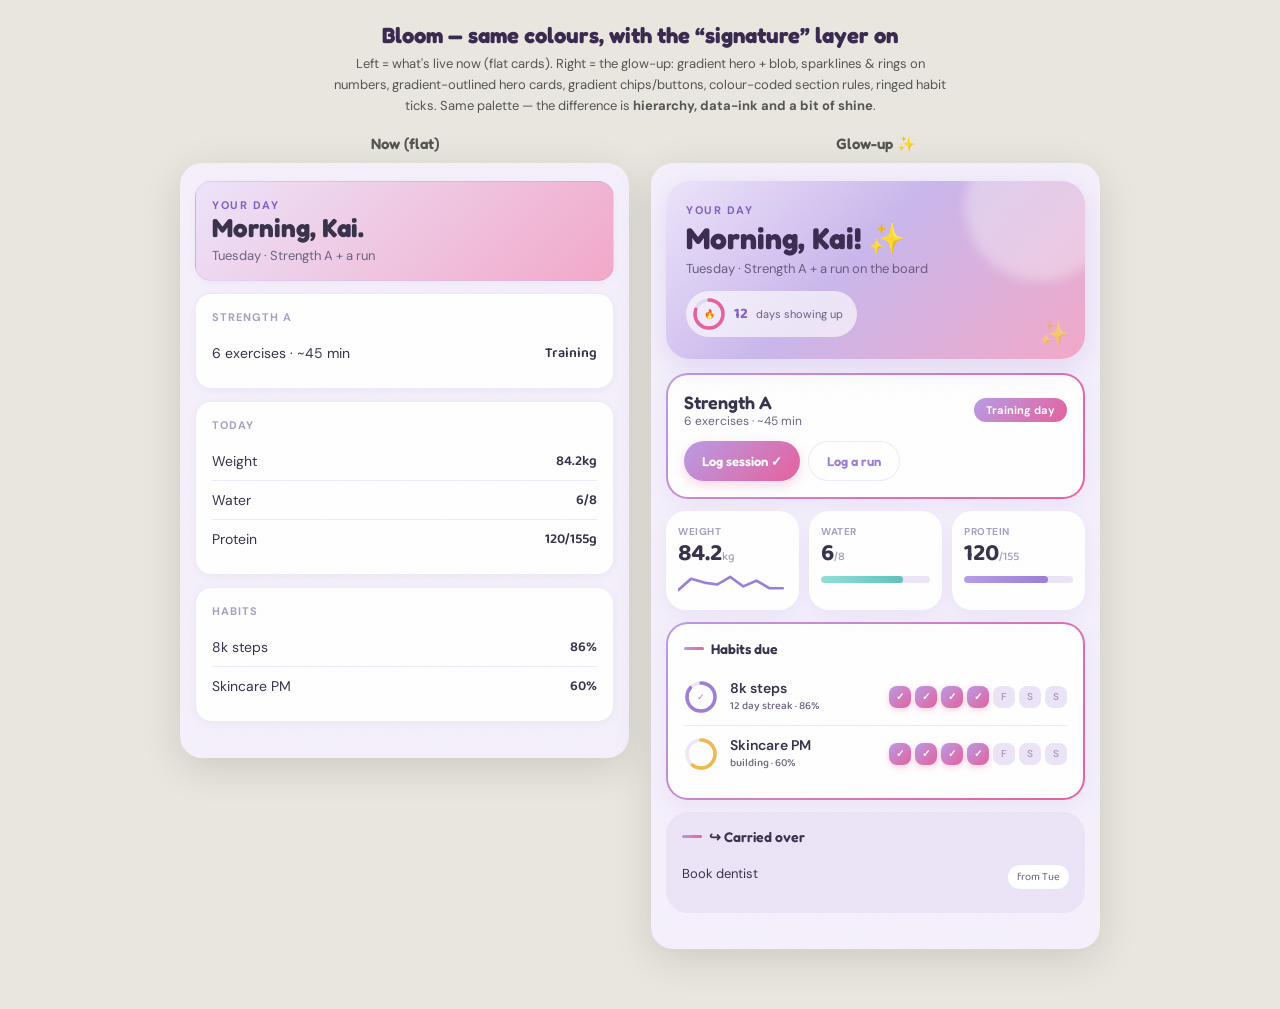
<file: design-preview-5.html>
<!DOCTYPE html>
<html lang="en">
<head>
<meta charset="UTF-8">
<meta name="viewport" content="width=device-width, initial-scale=1.0">
<title>Life Hub — Bloom Glow-Up</title>
<link rel="preconnect" href="https://fonts.googleapis.com">
<link rel="preconnect" href="https://fonts.gstatic.com" crossorigin>
<link href="https://fonts.googleapis.com/css2?family=Fredoka:wght@400;500;600;700&family=Baloo+2:wght@500;600;700&family=DM+Sans:wght@400;500;600;700&display=swap" rel="stylesheet">
<style>
:root{
  --bg:#F5F0FC;--ink:#37304A;--accent:#9B7ED6;--accent2:#E75F9C;--mint:#5FC2BA;--gold:#F0B94A;
  --paper2:#ECE4F7;--card:#FFFFFF;--text2:#6B6280;--text3:#A89FC0;--line:rgba(155,126,214,0.16);
  --display:'Fredoka',sans-serif;--sans:'DM Sans',sans-serif;--mono:'Baloo 2',cursive;
  --grad-hero:linear-gradient(135deg,#EDE4FB 0%,#C9B6EC 45%,#F3A8C8 100%);
  --grad-accent:linear-gradient(135deg,#B79BE6,#E75F9C);
}
*{margin:0;padding:0;box-sizing:border-box}
body{background:#e9e6df;font-family:var(--sans);color:var(--ink);padding:22px 14px 60px;-webkit-font-smoothing:antialiased}
.wrap{max-width:920px;margin:0 auto;display:flex;gap:22px;align-items:flex-start;flex-wrap:wrap}
.col{flex:1;min-width:320px}
.col h3{font-family:var(--display);font-weight:600;font-size:15px;margin-bottom:10px;color:#555;text-align:center}
.app{background:var(--bg);border-radius:22px;padding:18px 15px 24px;box-shadow:0 10px 40px rgba(0,0,0,0.12);position:relative;overflow:hidden}
.app::after{content:'';position:absolute;inset:0;pointer-events:none;opacity:0.04;background-image:url("data:image/svg+xml,%3Csvg xmlns='http://www.w3.org/2000/svg' width='120' height='120'%3E%3Cfilter id='n'%3E%3CfeTurbulence type='fractalNoise' baseFrequency='0.8' numOctaves='2'/%3E%3C/filter%3E%3Crect width='100%25' height='100%25' filter='url(%23n)'/%3E%3C/svg%3E");background-size:120px}

/* ---- BEFORE (flat) ---- */
.flat .card{background:#fff;border:1px solid var(--line);border-radius:16px;padding:16px;margin-bottom:12px;box-shadow:0 2px 8px rgba(0,0,0,0.04)}
.flat .lbl{font-size:11px;font-weight:700;text-transform:uppercase;letter-spacing:1px;color:var(--text3);margin-bottom:10px}
.flat .row{display:flex;justify-content:space-between;align-items:center;padding:8px 0;border-bottom:1px solid var(--line);font-size:14px}
.flat .row:last-child{border-bottom:none}
.flat .num{font-family:var(--mono);font-weight:600}
.flat h2{font-family:var(--display);font-size:26px;margin-bottom:4px}
.flat .sub{font-size:13px;color:var(--text2)}

/* ---- AFTER (glow-up) ---- */
.gu .hero{position:relative;background:var(--grad-hero);border-radius:24px;padding:22px 20px;margin-bottom:14px;overflow:hidden;box-shadow:0 8px 26px rgba(155,126,214,0.22)}
.gu .hero::before{content:'';position:absolute;width:150px;height:150px;border-radius:50%;background:rgba(255,255,255,0.35);top:-50px;right:-30px;filter:blur(6px)}
.gu .hero::after{content:'✨';position:absolute;bottom:10px;right:16px;font-size:24px;opacity:.6}
.gu .eyebrow{font-size:11px;font-weight:700;letter-spacing:1.5px;text-transform:uppercase;color:#7E5FC0;margin-bottom:6px}
.gu .hero h2{font-family:var(--display);font-weight:700;font-size:30px;line-height:1.05;color:#3A2A50;position:relative}
.gu .hero .sub{font-size:13px;color:#6b5a80;margin:5px 0 14px;position:relative}
.gu .streak{display:inline-flex;align-items:center;gap:8px;background:rgba(255,255,255,0.65);border-radius:999px;padding:6px 8px 6px 6px;position:relative}
.gu .streak .ringwrap{width:34px;height:34px;position:relative}
.gu .streak b{font-family:var(--mono);font-weight:700;font-size:15px;color:#7E5FC0}
.gu .streak small{font-size:11px;color:#6b5a80;padding-right:6px}

.gu .card{background:#fff;border-radius:22px;padding:16px;margin-bottom:12px;box-shadow:0 6px 20px rgba(155,126,214,0.10)}
.gu .card.hero-tier{border-top:3px solid transparent;background:linear-gradient(#fff,#fff) padding-box,var(--grad-accent) border-box;border:2px solid transparent}
.gu .card.quiet{background:var(--paper2);box-shadow:none}
.gu .clbl{display:flex;align-items:center;gap:7px;font-family:var(--display);font-weight:600;font-size:14px;margin-bottom:12px}
.gu .clbl .bar{width:20px;height:3px;border-radius:2px;background:var(--grad-accent)}

.gu .train{display:flex;align-items:center;justify-content:space-between;margin-bottom:12px}
.gu .train .t{font-family:var(--display);font-weight:600;font-size:18px}
.gu .train .m{font-size:12px;color:var(--text2)}
.gu .chip{font-size:11px;font-weight:700;padding:5px 12px;border-radius:999px;background:var(--grad-accent);color:#fff}
.gu .btns{display:flex;gap:8px}
.gu .btn{border:none;font-family:var(--display);font-weight:600;font-size:13px;padding:11px 18px;border-radius:999px;cursor:pointer;color:#fff;background:var(--grad-accent);box-shadow:0 4px 12px rgba(231,95,156,0.25)}
.gu .btn.ghost{background:#fff;color:var(--accent);border:1.5px solid var(--line);box-shadow:none}

.gu .stats{display:grid;grid-template-columns:1fr 1fr 1fr;gap:10px;margin-bottom:12px}
.gu .stat{background:#fff;border-radius:20px;padding:14px 12px;box-shadow:0 6px 18px rgba(155,126,214,0.10);position:relative;overflow:hidden}
.gu .stat .sl{font-size:10px;font-weight:700;letter-spacing:.5px;text-transform:uppercase;color:var(--text3);margin-bottom:4px}
.gu .stat .sv{font-family:var(--mono);font-weight:700;font-size:24px;line-height:1}
.gu .stat .sv small{font-size:12px;color:var(--text3);font-weight:500}
.gu .stat svg.spark{display:block;width:100%;height:24px;margin-top:6px}
.gu .stat .fill{height:7px;border-radius:5px;background:var(--paper2);margin-top:10px;overflow:hidden}
.gu .stat .fill i{display:block;height:100%;border-radius:5px}

.gu .hrow{display:flex;align-items:center;gap:12px;padding:10px 0;border-bottom:1px solid var(--line)}
.gu .hrow:last-child{border-bottom:none}
.gu .hname{flex:1;font-weight:600;font-size:14px}
.gu .hname span{display:block;font-family:var(--mono);font-size:11px;color:var(--text2);font-weight:500}
.gu .week{display:flex;gap:4px}
.gu .d{width:22px;height:22px;border-radius:8px;background:var(--paper2);display:flex;align-items:center;justify-content:center;font-size:10px;color:var(--text3);font-weight:600}
.gu .d.on{background:var(--grad-accent);color:#fff;box-shadow:0 2px 6px rgba(231,95,156,0.3)}
.spark2{width:100%;height:20px}
</style>
</head>
<body>
<div style="text-align:center;max-width:920px;margin:0 auto 18px"><h3 style="font-family:var(--display);font-size:22px;color:#3A2A50">Bloom — same colours, with the “signature” layer on</h3><p style="font-size:13px;color:#555;max-width:620px;margin:6px auto 0;line-height:1.6">Left = what's live now (flat cards). Right = the glow-up: gradient hero + blob, sparklines &amp; rings on numbers, gradient-outlined hero cards, gradient chips/buttons, colour-coded section rules, ringed habit ticks. Same palette — the difference is <b>hierarchy, data-ink and a bit of shine</b>.</p></div>
<div class="wrap">
  <div class="col">
    <h3>Now (flat)</h3>
    <div class="app flat">
      <div class="card" style="background:linear-gradient(135deg,#EDE4FB,#F3A8C8)"><div class="eyebrow" style="font-size:11px;font-weight:700;text-transform:uppercase;color:#7E5FC0;letter-spacing:1.5px">Your day</div><h2>Morning, Kai.</h2><div class="sub">Tuesday · Strength A + a run</div></div>
      <div class="card"><div class="lbl">Strength A</div><div class="row"><span>6 exercises · ~45 min</span><span class="num">Training</span></div></div>
      <div class="card"><div class="lbl">Today</div><div class="row"><span>Weight</span><span class="num">84.2kg</span></div><div class="row"><span>Water</span><span class="num">6/8</span></div><div class="row"><span>Protein</span><span class="num">120/155g</span></div></div>
      <div class="card"><div class="lbl">Habits</div><div class="row"><span>8k steps</span><span class="num">86%</span></div><div class="row"><span>Skincare PM</span><span class="num">60%</span></div></div>
    </div>
  </div>
  <div class="col">
    <h3>Glow-up ✨</h3>
    <div class="app gu">
      <div class="hero"><div class="eyebrow">Your day</div><h2>Morning, Kai! ✨</h2><div class="sub">Tuesday · Strength A + a run on the board</div>
        <span class="streak"><span class="ringwrap" id="streakring"></span><b>12</b><small>days showing up</small></span></div>
      <div class="card hero-tier"><div class="train"><div><div class="t">Strength A</div><div class="m">6 exercises · ~45 min</div></div><span class="chip">Training day</span></div><div class="btns"><button class="btn">Log session ✓</button><button class="btn ghost">Log a run</button></div></div>
      <div class="stats" id="stats"></div>
      <div class="card hero-tier"><div class="clbl"><span class="bar"></span>Habits due</div><div id="habits"></div></div>
      <div class="card quiet"><div class="clbl"><span class="bar"></span>↪ Carried over</div><div class="row" style="display:flex;justify-content:space-between;padding:8px 0;font-size:13px"><span>Book dentist</span><span style="font-family:var(--mono);font-size:11px;color:var(--text2);background:#fff;padding:3px 9px;border-radius:999px">from Tue</span></div></div>
    </div>
  </div>
</div>
<script>
function spark(color){var pts=[2,8,6,5,9,4,7,3,3].map(function(v,i){return (i*12)+','+(22-v*1.9);}).join(' ');return '<svg class="spark" viewBox="0 0 100 24" preserveAspectRatio="none"><polyline points="'+pts+'" fill="none" stroke="'+color+'" stroke-width="2.6" stroke-linecap="round" stroke-linejoin="round"/></svg>';}
function ring(pct,color,size,txt){var r=(size-6)/2,cx=size/2,c=2*Math.PI*r,off=c-(pct/100)*c;return '<svg width="'+size+'" height="'+size+'" viewBox="0 0 '+size+' '+size+'"><circle cx="'+cx+'" cy="'+cx+'" r="'+r+'" fill="none" stroke="rgba(155,126,214,0.18)" stroke-width="3.5"/><circle cx="'+cx+'" cy="'+cx+'" r="'+r+'" fill="none" stroke="'+color+'" stroke-width="3.5" stroke-linecap="round" stroke-dasharray="'+c+'" stroke-dashoffset="'+off+'" transform="rotate(-90 '+cx+' '+cx+')"/>'+(txt?'<text x="'+cx+'" y="'+(cx+3)+'" text-anchor="middle" font-size="9" font-family="Baloo 2" fill="'+color+'">'+txt+'</text>':'')+'</svg>';}
document.getElementById('streakring').innerHTML=ring(80,'#E75F9C',34,'🔥');
document.getElementById('stats').innerHTML=
  '<div class="stat"><div class="sl">Weight</div><div class="sv">84.2<small>kg</small></div>'+spark('#9B7ED6')+'</div>'
 +'<div class="stat"><div class="sl">Water</div><div class="sv">6<small>/8</small></div><div class="fill"><i style="width:75%;background:linear-gradient(90deg,#8FE0D8,#5FC2BA)"></i></div></div>'
 +'<div class="stat"><div class="sl">Protein</div><div class="sv">120<small>/155</small></div><div class="fill"><i style="width:77%;background:linear-gradient(90deg,#B79BE6,#9B7ED6)"></i></div></div>';
var days=['M','T','W','T','F','S','S'];
function wk(){return days.map(function(d,i){return '<div class="d'+(i<4?' on':'')+'">'+(i<4?'✓':d)+'</div>';}).join('');}
document.getElementById('habits').innerHTML=
  '<div class="hrow"><div style="width:34px;height:34px">'+ring(86,'#9B7ED6',34,'✓')+'</div><div class="hname">8k steps<span>12 day streak · 86%</span></div><div class="week">'+wk()+'</div></div>'
 +'<div class="hrow"><div style="width:34px;height:34px">'+ring(60,'#F0B94A',34,'')+'</div><div class="hname">Skincare PM<span>building · 60%</span></div><div class="week">'+wk()+'</div></div>';
</script>
</body>
</html>
</file>
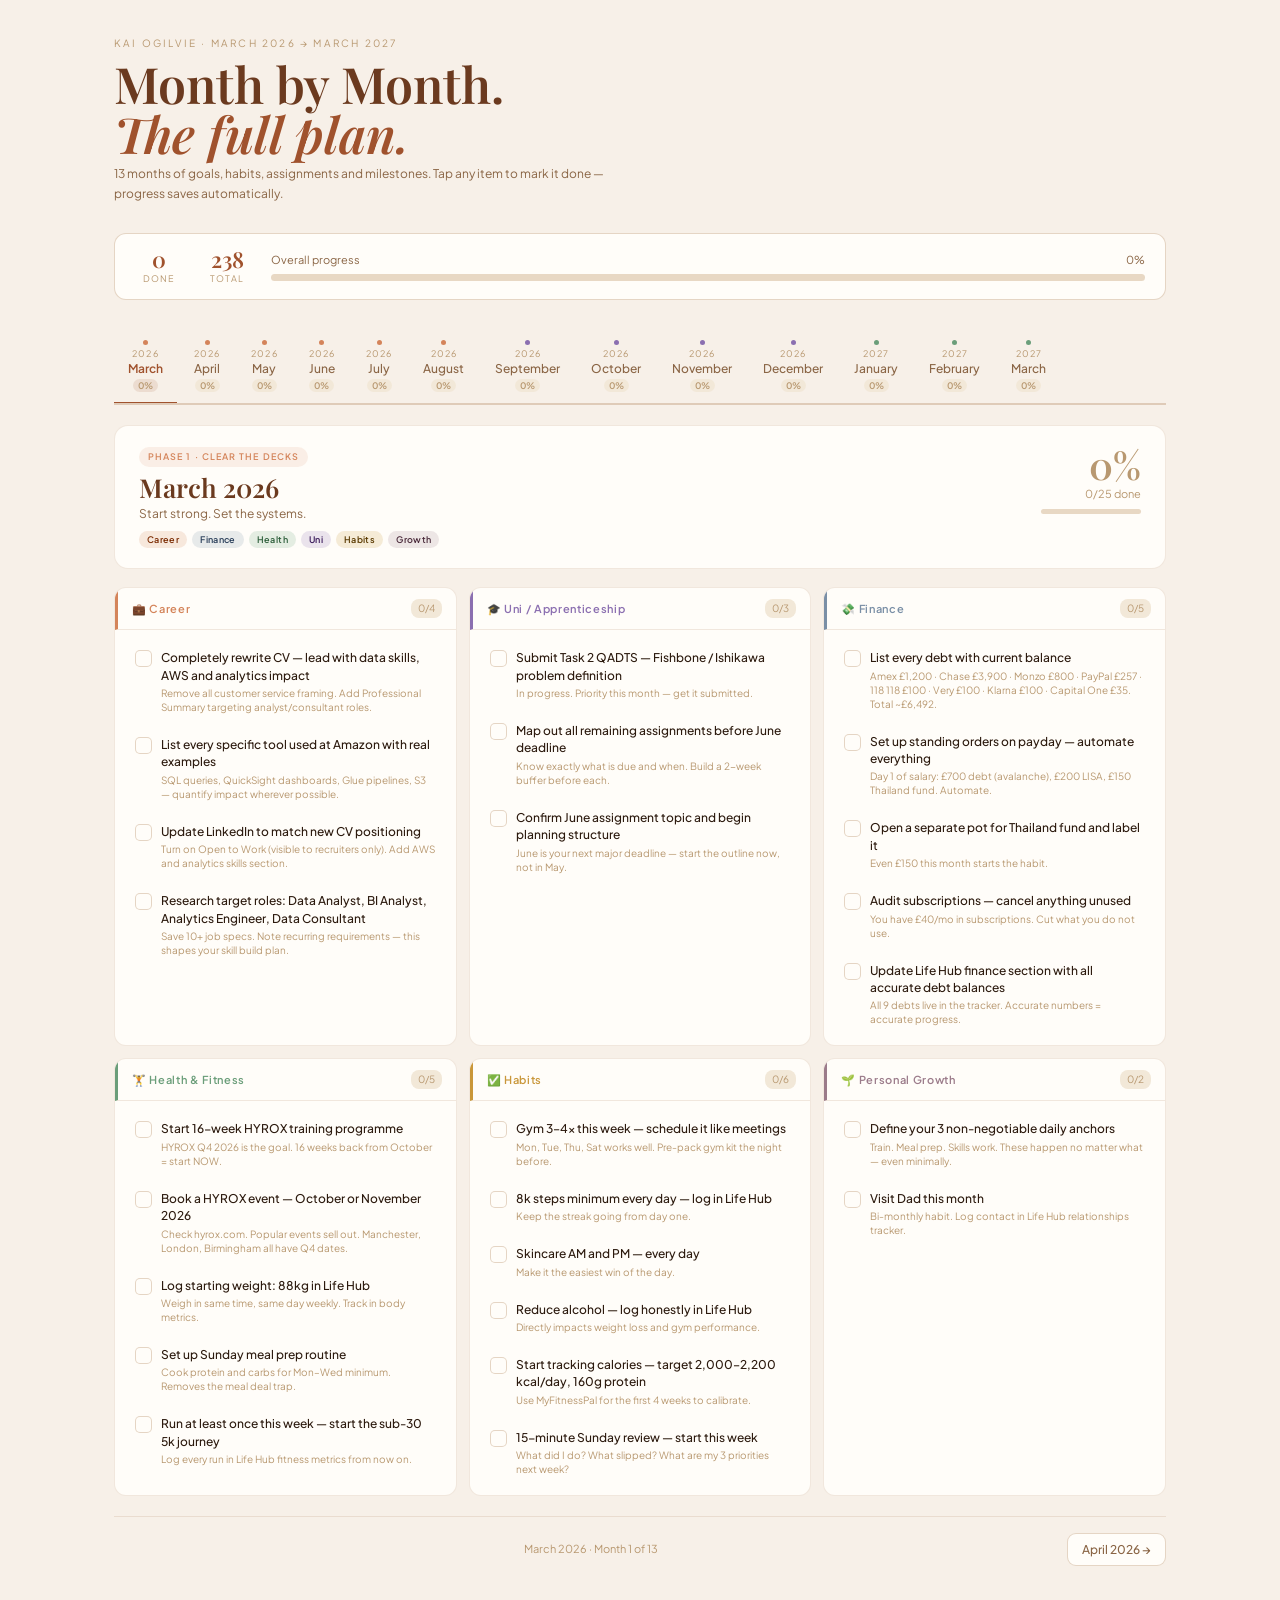
<file: kai-monthly-checklist.html>
<!DOCTYPE html>
<html lang="en">
<head>
<meta charset="UTF-8">
<meta name="viewport" content="width=device-width, initial-scale=1.0">
<title>Kai's Plan — Month by Month</title>
<link href="https://fonts.googleapis.com/css2?family=Playfair+Display:ital,wght@0,400;0,600;1,400&family=Plus+Jakarta+Sans:wght@300;400;500;600&display=swap" rel="stylesheet">
<style>
:root {
  --bg:#f7f0e8; --bg2:#fffdf9; --bg3:#f2e8d8; --bg4:#e8d8c4;
  --border:rgba(160,110,60,0.15); --border2:rgba(160,110,60,0.28);
  --text:#2c1a0e; --text2:#8a6545; --text3:#b89870;
  --accent:#a0522d; --warm:#6b3a1f; --gold:#c9973a;
  --career:#d4845a; --health:#6b9e7a; --finance:#7a8fa6;
  --growth:#9b7b8a; --thailand:#5f9ea0; --uni:#8b6fb0;
  --habits:#c9973a; --danger:#c0392b;
  --serif:'Playfair Display',serif; --sans:'Plus Jakarta Sans',sans-serif;
}
*{margin:0;padding:0;box-sizing:border-box}
body{font-family:var(--sans);background:var(--bg);color:var(--text);font-size:13px;line-height:1.5;min-height:100vh}

/* LAYOUT */
.shell{display:flex;flex-direction:column;min-height:100vh;max-width:1100px;margin:0 auto;padding:36px 24px 80px}

/* HEADER */
.hero{margin-bottom:28px}
.hero-label{font-size:10px;letter-spacing:0.22em;text-transform:uppercase;color:var(--text3);margin-bottom:8px}
.hero h1{font-family:var(--serif);font-size:clamp(30px,4.5vw,50px);font-weight:600;line-height:1;color:var(--warm);margin-bottom:5px}
.hero h1 em{font-style:italic;color:var(--accent)}
.hero-sub{font-size:12px;color:var(--text2);max-width:520px;line-height:1.7}

/* OVERALL PROGRESS */
.overall{background:var(--bg2);border:1px solid var(--border2);border-radius:12px;padding:14px 20px;display:flex;align-items:center;gap:20px;margin-bottom:24px;flex-wrap:wrap}
.ov-stat{text-align:center;min-width:48px}
.ov-val{font-family:var(--serif);font-size:22px;font-weight:600;color:var(--accent);line-height:1}
.ov-label{font-size:9px;letter-spacing:0.1em;text-transform:uppercase;color:var(--text3);margin-top:2px}
.ov-bar-wrap{flex:1;min-width:160px}
.ov-bar-label{display:flex;justify-content:space-between;font-size:11px;color:var(--text2);margin-bottom:5px}
.ov-bar-bg{height:7px;background:var(--bg4);border-radius:4px;overflow:hidden}
.ov-bar-fill{height:100%;background:linear-gradient(90deg,var(--accent),var(--gold));border-radius:4px;transition:width 0.5s ease}

/* TAB NAVIGATION */
.tab-nav-wrap{position:sticky;top:0;z-index:20;background:var(--bg);padding:8px 0 0;margin-bottom:0}
.tab-nav{display:flex;gap:3px;overflow-x:auto;padding-bottom:0;scrollbar-width:none;-ms-overflow-style:none;border-bottom:2px solid var(--border2)}
.tab-nav::-webkit-scrollbar{display:none}
.tab-btn{flex-shrink:0;display:flex;flex-direction:column;align-items:center;gap:2px;padding:8px 14px 10px;border:none;background:none;cursor:pointer;border-bottom:3px solid transparent;margin-bottom:-2px;transition:all 0.15s;font-family:var(--sans);position:relative}
.tab-btn:hover{background:var(--bg3);border-radius:8px 8px 0 0}
.tab-btn.active{border-bottom-color:var(--accent)}
.tab-btn.active .tab-month-name{color:var(--accent);font-weight:600}
.tab-month-num{font-size:9px;letter-spacing:0.12em;color:var(--text3);text-transform:uppercase}
.tab-month-name{font-size:12px;font-weight:500;color:var(--text2);white-space:nowrap}
.tab-pct{font-size:9px;font-weight:600;padding:1px 5px;border-radius:8px;background:var(--bg3);color:var(--text3);margin-top:1px}
.tab-btn.active .tab-pct{background:rgba(160,82,45,0.12);color:var(--accent)}
.tab-phase-dot{width:5px;height:5px;border-radius:50%;margin-bottom:1px}

/* MONTH PANEL */
.month-panels{padding-top:20px}
.month-panel{display:none;animation:fadeIn 0.2s ease}
.month-panel.active{display:block}
@keyframes fadeIn{from{opacity:0;transform:translateY(6px)}to{opacity:1;transform:translateY(0)}}

/* MONTH HEADER */
.month-hero{background:var(--bg2);border:1px solid var(--border);border-radius:14px;padding:20px 24px;margin-bottom:18px;display:flex;align-items:flex-start;justify-content:space-between;gap:16px;flex-wrap:wrap}
.month-hero-left{}
.month-phase-badge{display:inline-flex;align-items:center;gap:5px;font-size:9px;letter-spacing:0.12em;text-transform:uppercase;padding:3px 9px;border-radius:10px;font-weight:600;margin-bottom:8px}
.month-title{font-family:var(--serif);font-size:26px;font-weight:600;color:var(--warm);line-height:1}
.month-tagline{font-size:12px;color:var(--text2);margin-top:4px}
.month-pills{display:flex;gap:5px;flex-wrap:wrap;margin-top:8px}
.pill{font-size:9px;padding:2px 8px;border-radius:10px;font-weight:600;letter-spacing:0.04em}
.pill-career{background:rgba(212,132,90,0.18);color:#7a2a00}
.pill-health{background:rgba(107,158,122,0.18);color:#2d5e3a}
.pill-finance{background:rgba(122,143,166,0.18);color:#2a3f5a}
.pill-growth{background:rgba(155,123,138,0.18);color:#4a2a3a}
.pill-uni{background:rgba(139,111,176,0.18);color:#3a1a5a}
.pill-habits{background:rgba(201,151,58,0.18);color:#5a3a00}
.pill-thailand{background:rgba(95,158,160,0.18);color:#1a4a4a}
.month-hero-right{text-align:right;flex-shrink:0}
.month-pct-big{font-family:var(--serif);font-size:38px;font-weight:600;line-height:1}
.month-done-count{font-size:11px;color:var(--text3);margin-top:2px}
.month-pbar-bg{height:5px;background:var(--bg4);border-radius:3px;overflow:hidden;margin-top:6px;min-width:100px}
.month-pbar-fill{height:100%;border-radius:3px;transition:width 0.4s}

/* MILESTONE + DEADLINE */
.milestone{background:linear-gradient(135deg,#fdf6e8,#f2e8d8);border:1px solid var(--gold);border-radius:10px;padding:12px 16px;margin-bottom:12px;display:flex;align-items:center;gap:10px}
.milestone-icon{font-size:22px;flex-shrink:0}
.milestone-text{font-size:13px;font-weight:600;color:var(--warm)}
.milestone-sub{font-size:11px;color:var(--text2)}
.deadline-alert{background:rgba(192,57,43,0.07);border:1px solid rgba(192,57,43,0.22);border-radius:10px;padding:10px 14px;margin-bottom:12px;display:flex;align-items:flex-start;gap:8px;font-size:11px;color:var(--danger)}

/* SECTIONS GRID */
.sections-grid{display:grid;grid-template-columns:repeat(auto-fill,minmax(320px,1fr));gap:12px}
.section-card{background:var(--bg2);border:1px solid var(--border);border-radius:12px;overflow:hidden}
.section-header{padding:11px 14px;display:flex;align-items:center;justify-content:space-between;border-bottom:1px solid var(--border)}
.section-title{font-size:11px;font-weight:600;letter-spacing:0.06em}
.section-count{font-size:10px;color:var(--text3);background:var(--bg3);padding:2px 7px;border-radius:8px}
.items{padding:10px}
.item{display:flex;align-items:flex-start;gap:9px;padding:8px 9px;border-radius:8px;border:1px solid transparent;cursor:pointer;transition:all 0.12s;margin-bottom:4px}
.item:last-child{margin-bottom:0}
.item:hover{background:var(--bg3);border-color:var(--border)}
.item.done{background:rgba(107,158,122,0.07);border-color:rgba(107,158,122,0.2)}
.item.done .item-text{text-decoration:line-through;color:var(--text3)}
.checkbox{width:17px;height:17px;border-radius:5px;border:1.5px solid var(--border2);flex-shrink:0;margin-top:1px;display:flex;align-items:center;justify-content:center;background:var(--bg2);transition:all 0.12s}
.item.done .checkbox{background:var(--health);border-color:var(--health)}
.item.done .checkbox::after{content:'✓';font-size:10px;color:#fff;font-weight:700}
.item-content{flex:1;min-width:0}
.item-text{font-size:12px;line-height:1.45;font-weight:500}
.item-note{font-size:10px;color:var(--text3);margin-top:2px;line-height:1.4}

/* NAV ARROWS */
.month-nav{display:flex;justify-content:space-between;align-items:center;margin-top:20px;padding-top:16px;border-top:1px solid var(--border)}
.nav-btn{display:flex;align-items:center;gap:6px;padding:8px 14px;border-radius:9px;border:1px solid var(--border2);background:var(--bg2);color:var(--text2);font-size:12px;font-weight:500;cursor:pointer;transition:all 0.15s;font-family:var(--sans)}
.nav-btn:hover{background:var(--bg3);color:var(--accent);border-color:var(--accent)}
.nav-btn:disabled{opacity:0.3;cursor:default}
.nav-month-label{font-size:11px;color:var(--text3);text-align:center}

/* RESPONSIVE */
@media(max-width:600px){
  .shell{padding:20px 12px 60px}
  .sections-grid{grid-template-columns:1fr}
  .month-hero{padding:14px 16px}
  .month-title{font-size:20px}
  .overall{gap:12px}
}
</style>
</head>
<body>
<div class="shell">

  <!-- HEADER -->
  <div class="hero">
    <div class="hero-label">Kai Ogilvie · March 2026 → March 2027</div>
    <h1>Month by Month.<br><em>The full plan.</em></h1>
    <p class="hero-sub">13 months of goals, habits, assignments and milestones. Tap any item to mark it done — progress saves automatically.</p>
  </div>

  <!-- OVERALL PROGRESS -->
  <div class="overall">
    <div class="ov-stat"><div class="ov-val" id="total-done">0</div><div class="ov-label">Done</div></div>
    <div class="ov-stat"><div class="ov-val" id="total-items">0</div><div class="ov-label">Total</div></div>
    <div class="ov-bar-wrap">
      <div class="ov-bar-label"><span>Overall progress</span><span id="total-pct">0%</span></div>
      <div class="ov-bar-bg"><div class="ov-bar-fill" id="total-bar" style="width:0%"></div></div>
    </div>
  </div>

  <!-- TAB NAV -->
  <div class="tab-nav-wrap">
    <div class="tab-nav" id="tab-nav"></div>
  </div>

  <!-- PANELS -->
  <div class="month-panels" id="month-panels"></div>

</div>

<script>
const MONTHS = [
  { id:'mar26',num:'01',name:'March',year:'2026',phase:1,tagline:'Start strong. Set the systems.',pills:['career','finance','health','uni','habits','growth'],milestone:null,deadline:null,
    sections:[
      {label:'💼 Career',color:'career',items:[
        {text:'Completely rewrite CV — lead with data skills, AWS and analytics impact',note:'Remove all customer service framing. Add Professional Summary targeting analyst/consultant roles.'},
        {text:'List every specific tool used at Amazon with real examples',note:'SQL queries, QuickSight dashboards, Glue pipelines, S3 — quantify impact wherever possible.'},
        {text:'Update LinkedIn to match new CV positioning',note:'Turn on Open to Work (visible to recruiters only). Add AWS and analytics skills section.'},
        {text:'Research target roles: Data Analyst, BI Analyst, Analytics Engineer, Data Consultant',note:'Save 10+ job specs. Note recurring requirements — this shapes your skill build plan.'},
      ]},
      {label:'🎓 Uni / Apprenticeship',color:'uni',items:[
        {text:'Submit Task 2 QADTS — Fishbone / Ishikawa problem definition',note:'In progress. Priority this month — get it submitted.'},
        {text:'Map out all remaining assignments before June deadline',note:'Know exactly what is due and when. Build a 2-week buffer before each.'},
        {text:'Confirm June assignment topic and begin planning structure',note:'June is your next major deadline — start the outline now, not in May.'},
      ]},
      {label:'💸 Finance',color:'finance',items:[
        {text:'List every debt with current balance',note:'Amex £1,200 · Chase £3,900 · Monzo £800 · PayPal £257 · 118 118 £100 · Very £100 · Klarna £100 · Capital One £35. Total ~£6,492.'},
        {text:'Set up standing orders on payday — automate everything',note:'Day 1 of salary: £700 debt (avalanche), £200 LISA, £150 Thailand fund. Automate.'},
        {text:'Open a separate pot for Thailand fund and label it',note:'Even £150 this month starts the habit.'},
        {text:'Audit subscriptions — cancel anything unused',note:'You have £40/mo in subscriptions. Cut what you do not use.'},
        {text:'Update Life Hub finance section with all accurate debt balances',note:'All 9 debts live in the tracker. Accurate numbers = accurate progress.'},
      ]},
      {label:'🏋️ Health & Fitness',color:'health',items:[
        {text:'Start 16-week HYROX training programme',note:'HYROX Q4 2026 is the goal. 16 weeks back from October = start NOW.'},
        {text:'Book a HYROX event — October or November 2026',note:'Check hyrox.com. Popular events sell out. Manchester, London, Birmingham all have Q4 dates.'},
        {text:'Log starting weight: 88kg in Life Hub',note:'Weigh in same time, same day weekly. Track in body metrics.'},
        {text:'Set up Sunday meal prep routine',note:'Cook protein and carbs for Mon–Wed minimum. Removes the meal deal trap.'},
        {text:'Run at least once this week — start the sub-30 5k journey',note:'Log every run in Life Hub fitness metrics from now on.'},
      ]},
      {label:'✅ Habits',color:'habits',items:[
        {text:'Gym 3–4x this week — schedule it like meetings',note:'Mon, Tue, Thu, Sat works well. Pre-pack gym kit the night before.'},
        {text:'8k steps minimum every day — log in Life Hub',note:'Keep the streak going from day one.'},
        {text:'Skincare AM and PM — every day',note:'Make it the easiest win of the day.'},
        {text:'Reduce alcohol — log honestly in Life Hub',note:'Directly impacts weight loss and gym performance.'},
        {text:'Start tracking calories — target 2,000–2,200 kcal/day, 160g protein',note:'Use MyFitnessPal for the first 4 weeks to calibrate.'},
        {text:'15-minute Sunday review — start this week',note:'What did I do? What slipped? What are my 3 priorities next week?'},
      ]},
      {label:'🌱 Personal Growth',color:'growth',items:[
        {text:'Define your 3 non-negotiable daily anchors',note:'Train. Meal prep. Skills work. These happen no matter what — even minimally.'},
        {text:'Visit Dad this month',note:'Bi-monthly habit. Log contact in Life Hub relationships tracker.'},
      ]},
    ]
  },
  { id:'apr26',num:'02',name:'April',year:'2026',phase:1,tagline:'Tableau cert started. First GitHub project live.',pills:['career','finance','health','uni','habits','thailand'],milestone:null,deadline:null,
    sections:[
      {label:'💼 Career',color:'career',items:[
        {text:'Start Tableau Public certification',note:'Free. 2–4 weeks of evening study. Appears on 70%+ of analyst job specs.'},
        {text:'Create GitHub account and set up professional profile',note:'Professional README. Your public portfolio — it matters to hiring managers.'},
        {text:'Begin first GitHub project — EDA on a public dataset',note:'UK housing data, NHS stats, Spotify charts. Python + pandas.'},
        {text:'Register for HYROX event if not done in March',note:'You need a race date on the calendar. Do it this month.'},
      ]},
      {label:'🎓 Uni / Apprenticeship',color:'uni',items:[
        {text:'Active drafting on June assignment',note:'Should be at outline stage minimum by end of April.'},
        {text:'Complete any outstanding QADTS tasks',note:'Stay ahead. No last-minute rushes.'},
      ]},
      {label:'💸 Finance',color:'finance',items:[
        {text:'Debt payment £700 — avalanche: Chase and Amex are highest priority',note:'Running total after 2 months: ~£1,400 cleared.'},
        {text:'LISA: £200 into MoneyBox',note:'Max is £4,000/year for £1,000 govt bonus. Every month, no skipping.'},
        {text:'Thailand fund: £150 (running total ~£300)',note:'On track for ~£1,200 saved by October.'},
        {text:'Review March budget — what leaked? Adjust.',note:'Tighten what needs tightening.'},
      ]},
      {label:'🏋️ Health & Fitness',color:'health',items:[
        {text:'Complete weeks 5–8 of HYROX base building phase',note:'Aerobic base, movement quality, introduce HYROX stations: wall balls, sled, burpees.'},
        {text:'Log weekly weight — expect 0.3–0.5kg/week loss',note:'Track in Life Hub body metrics.'},
        {text:'At least 2 runs this month',note:'Building toward sub 30 min 5k. Log every run.'},
        {text:'Go on at least 1 hike — 3 hike goal for 2026',note:'Get the first one in early.'},
      ]},
      {label:'✅ Habits',color:'habits',items:[
        {text:'Gym 3–4x every week — track in Life Hub',note:'4 weeks of consistency builds the foundation for the rest of the year.'},
        {text:'8k steps every day — log daily',note:'Use this as your floor.'},
        {text:'Skincare AM and PM — maintain streak',note:'Longest streak wins.'},
        {text:'Sunday meal prep every week this month',note:'4 Sundays. 4 preps. Builds the habit.'},
        {text:'Visit Dad',note:'Bi-monthly. Log in Life Hub.'},
      ]},
      {label:'🌴 Thailand Planning',color:'thailand',items:[
        {text:'Research flights London to Bangkok for around November 29',note:'Set Google Flights price alert. Target under £750 return.'},
        {text:'Agree trip budget with boyfriend — your share ~£2,000',note:'Make sure you are aligned before booking anything.'},
      ]},
    ]
  },
  { id:'may26',num:'03',name:'May',year:'2026',phase:1,tagline:'Tableau certified. Portfolio growing. Strength phase.',pills:['career','finance','health','uni','habits'],
    milestone:{icon:'🏅',text:'Tableau Public Certified',sub:'Add to LinkedIn and CV immediately. Free credential that opens most analyst roles.'},deadline:null,
    sections:[
      {label:'💼 Career',color:'career',items:[
        {text:'Complete and pass Tableau Public certification',note:'MILESTONE. Add to LinkedIn, CV, and every application from this point.'},
        {text:'Publish first GitHub project — EDA analysis',note:'Make it public. Clean README explaining what and why. Link from LinkedIn.'},
        {text:'Start AWS Cloud Practitioner study',note:'Free AWS Skill Builder or Udemy (~£15). Exam in September. ~3 weeks study needed.'},
        {text:'Start dbt fundamentals course on dbt website',note:'Free, ~10 hours. Pairs with SQL to unlock analytics engineering roles at £55–70k.'},
      ]},
      {label:'🎓 Uni / Apprenticeship',color:'uni',items:[
        {text:'June assignment — 60–70% written by end of May',note:'Leave June for editing and polish only. Do the hard writing now.'},
        {text:'Book review session with apprenticeship manager if available',note:'Get feedback before submission.'},
      ]},
      {label:'💸 Finance',color:'finance',items:[
        {text:'Debt payment £700 — avalanche continues',note:'Running total: ~£2,100 cleared. Chase and Amex balances reducing visibly.'},
        {text:'LISA: £200',note:'Running toward £4k annual max.'},
        {text:'Thailand fund: £150 (running total ~£450)',note:'On track.'},
        {text:'Net worth check — update all balances in Life Hub',note:'Savings accounts, LISA, S&S ISA, all debt balances. Monthly snapshot.'},
      ]},
      {label:'🏋️ Health & Fitness',color:'health',items:[
        {text:'Weeks 9–12 — Strength and Conditioning phase',note:'Increase intensity. Loaded carries, farmer walks, full HYROX station sequences.'},
        {text:'Weight check — target around 85–86kg',note:'On track for 80kg by race day.'},
        {text:'Run sub-33 min 5k — first milestone toward sub-30 goal',note:'Log it in Life Hub fitness metrics.'},
        {text:'At least 2 runs this month',note:'Consistency over pace at this stage.'},
      ]},
      {label:'✅ Habits',color:'habits',items:[
        {text:'Gym 3–4x every week',note:'By now this should feel normal, not effortful. That is the goal.'},
        {text:'8k steps daily',note:'On bad gym weeks, steps keep you active.'},
        {text:'Skincare AM and PM',note:'Keep the streak.'},
        {text:'Second hike of the year',note:'3 hike goal — one down, two to go.'},
        {text:'Monthly review in Life Hub',note:'Wins, lessons, focus for June.'},
      ]},
    ]
  },
  { id:'jun26',num:'04',name:'June',year:'2026',phase:1,tagline:'Assignment submitted. AWS study in full swing.',pills:['career','finance','health','uni','habits','thailand'],
    milestone:{icon:'🎓',text:'June Assignment Submitted',sub:'Major uni deadline. Submit early. Target 2:1 minimum quality.'},
    deadline:{text:'June Assignment Due — Submit by end of June',sub:'Polish, proofread, submit at least a week early. Target 2:1.'},
    sections:[
      {label:'🎓 Uni / Apprenticeship',color:'uni',items:[
        {text:'SUBMIT June assignment — minimum 2:1 quality',note:'DEADLINE THIS MONTH. Edit ruthlessly. Proofread out loud. Submit early.'},
        {text:'Begin outlining Major Project write-up',note:'Due September. Start the structure now — three months goes fast.'},
        {text:'Confirm remaining apprenticeship requirements before March 2027',note:'Know exactly what is left between now and the finish line.'},
      ]},
      {label:'💼 Career',color:'career',items:[
        {text:'AWS Cloud Practitioner — 50% through study material',note:'Exam in September. About 1–2 hours per week minimum to stay on pace.'},
        {text:'dbt course — complete fundamentals module',note:'Add to LinkedIn skills when done.'},
        {text:'Build second GitHub project — business context',note:'Sales analysis, customer segmentation, or operations data.'},
        {text:'BOOK THAILAND FLIGHTS THIS MONTH',note:'November 29 is your anniversary. Prices rise after summer. Book by end of June.'},
      ]},
      {label:'💸 Finance',color:'finance',items:[
        {text:'Debt payment £700',note:'Running total: ~£2,800 cleared. Getting there.'},
        {text:'LISA: £200',note:'Consistent every month.'},
        {text:'Thailand fund: £150 (running total ~£600)',note:'Deduct flight cost and check how much more is needed.'},
        {text:'Check: are small debts cleared? Klarna, Very, Capital One',note:'If yes, redirect those minimum payments to Chase (£3,900 — the big one).'},
      ]},
      {label:'🏋️ Health & Fitness',color:'health',items:[
        {text:'Weeks 13–16 — Race Specific phase begins',note:'Full HYROX simulations. Practice running between stations. Build mental endurance.'},
        {text:'Weight check — target around 84–85kg',note:'Consistent progress. Do not restrict too hard — you need energy to train.'},
        {text:'Run at least twice this month',note:'Sub-30 5k is the year goal. Keep the running habit ticking.'},
      ]},
      {label:'✅ Habits',color:'habits',items:[
        {text:'Gym 3–4x every week',note:'June is mentally busy — gym protects your headspace.'},
        {text:'8k steps daily — log every day',note:'Especially on desk-heavy assignment days.'},
        {text:'Skincare AM and PM',note:'Ongoing streak.'},
        {text:'Visit Dad',note:'Bi-monthly. Log in Life Hub.'},
      ]},
    ]
  },
  { id:'jul26',num:'05',name:'July',year:'2026',phase:1,tagline:'Major project in full swing. AWS exam prep. Peak training.',pills:['career','finance','health','uni','habits'],milestone:null,deadline:null,
    sections:[
      {label:'🎓 Uni / Apprenticeship',color:'uni',items:[
        {text:'Major Project write-up — 40–50% drafted by end of July',note:'Do not leave it all to August. Active writing this month.'},
        {text:'Complete a 15k training run — milestone toward half marathon goal',note:'From your Goals 2026 list. Log in Life Hub.'},
        {text:'Check in with apprenticeship manager on project progress',note:'Early feedback is better than late surprises.'},
      ]},
      {label:'💼 Career',color:'career',items:[
        {text:'AWS Cloud Practitioner — 80% through, exam scheduled',note:'Book the exam now. Aim for early September date.'},
        {text:'HackerRank SQL profile — set up and complete challenges',note:'External evidence of SQL skill. Link from LinkedIn and CV.'},
        {text:'Polish existing GitHub projects — README quality check',note:'Quality over quantity. Professional READMEs matter to hiring managers.'},
      ]},
      {label:'💸 Finance',color:'finance',items:[
        {text:'Debt payment £700',note:'Running total: ~£3,500 cleared. Chase should be well into repayment now.'},
        {text:'LISA: £200',note:'Every month.'},
        {text:'Thailand fund: £150 (running total ~£750)',note:'Should be in good shape if flights already booked.'},
        {text:'Mid-year financial review in Life Hub',note:'Update all balances. Any debts fully cleared? Redirect those minimums.'},
      ]},
      {label:'🏋️ Health & Fitness',color:'health',items:[
        {text:'Weeks 17–20 — Peak training phase',note:'Full simulations. 4x/week. Hardest training block — push through it.'},
        {text:'Weight check — target 82–83kg',note:'6kg down from start. Excellent progress.'},
        {text:'Book Thailand accommodation — Koh Samui for November 29',note:'Book somewhere special for the anniversary night. Do not leave to October.'},
        {text:'Third and final hike of the year',note:'3 hike goal complete. Plan it and do it this month.'},
      ]},
      {label:'✅ Habits',color:'habits',items:[
        {text:'Gym 3–4x every week',note:'Summer makes this easier. Use the energy.'},
        {text:'8k steps every day',note:'Log daily.'},
        {text:'Skincare AM and PM',note:'Ongoing.'},
        {text:'Monthly review in Life Hub',note:'Wins, lessons, focus for August.'},
      ]},
    ]
  },
  { id:'aug26',num:'06',name:'August',year:'2026',phase:1,tagline:'Major project final push. AWS exam imminent.',pills:['career','finance','health','uni','habits'],milestone:null,
    deadline:{text:'Major Project Write-up Due — Beginning of September',sub:'Submit by 25th August if possible. Do not leave until September 1st.'},
    sections:[
      {label:'🎓 Uni / Apprenticeship',color:'uni',items:[
        {text:'Major Project write-up — reach 80–90% completion',note:'Due start of September. Submit by 25th August for a safety margin.'},
        {text:'Full draft review — read aloud, fix structure, proofread',note:'Get a second pair of eyes if possible.'},
        {text:'Format, reference check, word count, appendices',note:'Harvard referencing. All requirements met. Submit clean.'},
      ]},
      {label:'💼 Career',color:'career',items:[
        {text:'AWS Cloud Practitioner — final revision and practice papers',note:'Exam conditions. Time yourself. Aim for 90%+ on practice papers.'},
        {text:'Refresh CV with all new credentials: Tableau, dbt, GitHub',note:'Every addition increases market value. Keep it current.'},
        {text:'Build target company list for October applications',note:'20–30 companies. Glassdoor salaries. Know who pays what.'},
      ]},
      {label:'💸 Finance',color:'finance',items:[
        {text:'Debt payment £700',note:'Running total: ~£4,200 cleared. Debt looking significantly smaller.'},
        {text:'LISA: £200',note:'Consistent.'},
        {text:'Thailand fund: £150 (running total ~£900)',note:'Nearly there.'},
        {text:'Small debts audit — which ones are fully cleared?',note:'Redirect cleared minimum payments to Chase. Keep the avalanche rolling.'},
      ]},
      {label:'🏋️ Health & Fitness',color:'health',items:[
        {text:'Weeks 21–24 — Peak and Sharpen',note:'Maintain intensity, reduce volume slightly. Two full race simulations this month.'},
        {text:'Weight check — target 81kg',note:'Getting very close. Keep protein high.'},
        {text:'Confirm all HYROX race day logistics',note:'Travel, kit, race pack. Nothing new on race day.'},
      ]},
      {label:'✅ Habits',color:'habits',items:[
        {text:'Gym 3–4x every week',note:'Even with project pressure — gym protects your mental health.'},
        {text:'8k steps daily',note:'Log every day.'},
        {text:'Skincare AM and PM',note:'Ongoing.'},
        {text:'Visit Dad',note:'Bi-monthly. Log in Life Hub.'},
      ]},
    ]
  },
  { id:'sep26',num:'07',name:'September',year:'2026',phase:2,tagline:'Major project submitted. AWS certified. Job hunt begins.',pills:['career','finance','health','uni','habits'],
    milestone:{icon:'☁️',text:'AWS Cloud Practitioner — Passed',sub:'Add to LinkedIn and CV immediately. Opens consulting and cloud roles.'},
    deadline:{text:'Major Project Write-up — Submit at start of September',sub:'The deadline is beginning of September. Submit and celebrate.'},
    sections:[
      {label:'🎓 Uni / Apprenticeship',color:'uni',items:[
        {text:'SUBMIT Major Project write-up',note:'DEADLINE. Beginning of September. Submit. Done. Celebrate this achievement.'},
        {text:'Review remaining apprenticeship requirements for March 2027',note:'Gateway assessment? EPA? Know exactly what the finish line looks like.'},
      ]},
      {label:'💼 Career',color:'career',items:[
        {text:'Pass AWS Cloud Practitioner exam',note:'MILESTONE. Add to LinkedIn immediately. Update CV. Tell your Amazon manager.'},
        {text:'Activate LinkedIn job search fully',note:'Connect with 15–20 data/analytics recruiters. Engage with content. Be visible.'},
        {text:'Final CV update — all credentials now included',note:'Tableau ✓, AWS cert ✓, GitHub portfolio ✓, dbt ✓, HackerRank SQL ✓.'},
        {text:'Research salary benchmarks for target roles in London',note:'Glassdoor, LinkedIn Salary, Reed. Know your number before any interview.'},
      ]},
      {label:'💸 Finance',color:'finance',items:[
        {text:'Debt payment £700',note:'Running total: ~£4,900 cleared. Final stages.'},
        {text:'LISA: £200',note:'Every month.'},
        {text:'Thailand fund: £150 (running total ~£1,050)',note:'On track.'},
        {text:'Start researching mortgage in principle process',note:'Understand what is needed: 3 months payslips, credit check, deposit amount.'},
      ]},
      {label:'🏋️ Health & Fitness',color:'health',items:[
        {text:'Weeks 25–28 — Taper phase begins',note:'Reduce volume by 40–50%. Keep intensity. You have done the work. Trust it.'},
        {text:'Weight check — target 80–81kg',note:'Race weight. Dial in nutrition.'},
        {text:'Race kit sorted and tested in training',note:'Wear your race outfit in a training session. Nothing new on race day.'},
      ]},
      {label:'✅ Habits',color:'habits',items:[
        {text:'Gym 3–4x every week',note:'Taper means lower volume but keep showing up.'},
        {text:'8k steps daily',note:'Log every day.'},
        {text:'Skincare AM and PM',note:'Ongoing.'},
        {text:'Monthly and Q3 quarterly review in Life Hub',note:'How has the year gone so far? Rate every area honestly.'},
      ]},
    ]
  },
  { id:'oct26',num:'08',name:'October',year:'2026',phase:2,tagline:'HYROX race month. 80kg. Applying hard.',pills:['career','finance','health','habits','thailand'],
    milestone:{icon:'🏁',text:'HYROX Race Day — Cross That Finish Line',sub:'32 weeks of training. Completion is the goal. Celebrate properly afterwards.'},deadline:null,
    sections:[
      {label:'💼 Career',color:'career',items:[
        {text:'Apply to 5–8 roles per week — full application mode',note:'Data Analyst, BI Analyst, Analytics Engineer, Data Consultant. London hybrid only.'},
        {text:'Track every application in a spreadsheet',note:'Company, role, salary, date applied, status. Treat job hunting like a project.'},
        {text:'Prepare for technical interviews',note:'SQL practice on LeetCode and HackerRank. STAR stories from Amazon. Prepare now.'},
        {text:'Research consulting firms actively hiring',note:'Accenture, Capgemini, KPMG, boutique data consultancies.'},
      ]},
      {label:'🏋️ Health & Fitness',color:'health',items:[
        {text:'COMPLETE HYROX EVENT',note:'MILESTONE. Enter. Compete. Finish. Time is secondary — finishing is the goal.'},
        {text:'HIT 80KG on race day',note:'MILESTONE. Log it in Life Hub body metrics.'},
        {text:'Race week: 8+ hours sleep, eat well, trust the training',note:'Nothing new. Pace the first run conservatively.'},
        {text:'Post-race: take 1 lighter week then resume',note:'Do not lose the habit. One lighter week then 3–4x resumes.'},
      ]},
      {label:'💸 Finance',color:'finance',items:[
        {text:'Debt payment — final stretch',note:'Running total: ~£5,600 cleared. Should be under £1,000 remaining.'},
        {text:'LISA: £200',note:'Every month.'},
        {text:'Thailand fund — check total, flights already booked',note:'Running total: ~£1,200.'},
        {text:'Calculate exact debt payoff date',note:'You are nearly there. Work out the final number and month.'},
      ]},
      {label:'✅ Habits',color:'habits',items:[
        {text:'8k steps daily',note:'Log every day.'},
        {text:'Skincare AM and PM',note:'Ongoing.'},
        {text:'Visit Dad',note:'Bi-monthly. Log in Life Hub.'},
        {text:'Sunday review — especially important during job hunt',note:'Keeps you focused and strategic week to week.'},
      ]},
      {label:'🌴 Thailand Prep',color:'thailand',items:[
        {text:'Confirm all bookings — flights, accommodation, insurance',note:'29 November is the anniversary. Everything confirmed. Check all emails.'},
        {text:'Travel insurance sorted',note:'Medical cover minimum. MoneySupermarket or comparethemarket.'},
        {text:'Download Grab app before departure',note:'Far cheaper and safer than street taxis in Bangkok.'},
      ]},
    ]
  },
  { id:'nov26',num:'09',name:'November',year:'2026',phase:2,tagline:'Debt free. Interviews. Thailand. 🇹🇭',pills:['career','finance','habits','thailand'],
    milestone:{icon:'🎉',text:'Debt Free — £7,000 Cleared',sub:'Never again. No new credit. No new BNPL. You broke the cycle.'},deadline:null,
    sections:[
      {label:'💼 Career',color:'career',items:[
        {text:'Continue applications — 5+ per week',note:'Job search takes 8–12 weeks on average. Stay consistent even while excited about Thailand.'},
        {text:'First round interviews likely this month — prepare properly',note:'Research each company. Know their data stack. Prepare your Amazon impact stories.'},
        {text:'Your floor is £50k — do not accept below',note:'Degree incoming in January. AWS certified. Amazon L6. 3.5 years experience.'},
      ]},
      {label:'💸 Finance — DEBT FREE',color:'finance',items:[
        {text:'FINAL DEBT PAYMENT — become debt free',note:'MILESTONE. £7,000 cleared in ~9 months. Stop all new credit and BNPL permanently.'},
        {text:'LISA: £200+ — redirect ex-debt payments',note:'Start putting some ex-debt money toward deposit savings now.'},
        {text:'Begin putting extra into house deposit savings',note:'Even £200–300 extra starts the saving habit before the new job.'},
        {text:'No new credit. No new BNPL. Hard stop.',note:'You broke the cycle. Do not restart it for any reason.'},
      ]},
      {label:'✅ Habits',color:'habits',items:[
        {text:'Gym 3–4x per week',note:'November is stressful: job hunt and travel prep. Gym is your anchor.'},
        {text:'8k steps daily',note:'Log every day.'},
        {text:'Skincare AM and PM',note:'Ongoing.'},
        {text:'Monthly review in Life Hub',note:'Biggest month of the year. Record it properly.'},
      ]},
      {label:'🌴 Thailand — 29 Nov Anniversary',color:'thailand',items:[
        {text:'DEPART FOR THAILAND 🇹🇭',note:'14 nights. Bangkok, Chiang Mai, islands.'},
        {text:'29 November — anniversary dinner in Koh Samui',note:'Book somewhere special. This is the moment. Make it memorable.'},
        {text:'Do the experiences: elephant sanctuary, cooking class, Ang Thong',note:'You planned this for months. Be present and enjoy every second.'},
        {text:'Properly disconnect from job hunt for 2 weeks',note:'Degree comes in January. New role by March. Rest now — you have earned it.'},
      ]},
    ]
  },
  { id:'dec26',num:'10',name:'December',year:'2026',phase:2,tagline:'Return from Thailand. Reactivate. Save hard.',pills:['career','finance','health','habits','growth'],milestone:null,deadline:null,
    sections:[
      {label:'💼 Career',color:'career',items:[
        {text:'Reactivate applications on return from Thailand',note:'Refresh all active applications. Chase outstanding responses.'},
        {text:'Prepare for January surge — degree cert incoming',note:'January is your strongest month. Prepare "degree just awarded" messaging now.'},
        {text:'Mock interview practice — technical and behavioural',note:'SQL tests, case studies, STAR framework. Practice or record yourself.'},
      ]},
      {label:'💸 Finance',color:'finance',items:[
        {text:'Full saving mode — all extra cash to house deposit',note:'Debt cleared. Thailand done. Every spare pound goes toward the deposit.'},
        {text:'LISA: max remaining allowance before April 2027',note:'Get as close to £4,000 as possible for the maximum £1,000 bonus.'},
        {text:'Target £500–700/month into deposit savings',note:'On current Amazon salary this is the realistic max. New job changes this in March.'},
        {text:'Q4 financial review in Life Hub',note:'Net worth. Debt (zero). Savings progress. Full picture.'},
      ]},
      {label:'🏋️ Health & Fitness',color:'health',items:[
        {text:'Maintain 80kg through December',note:'Christmas is the test. Hold the nutrition line without being miserable.'},
        {text:'Gym 3–4x per week — do not let December derail you',note:'Plan sessions around Christmas plans in advance.'},
        {text:'Start planning second HYROX event for spring 2027',note:'Give yourself a goal to train toward.'},
      ]},
      {label:'✅ Habits',color:'habits',items:[
        {text:'8k steps daily',note:'Log every day.'},
        {text:'Skincare AM and PM',note:'Ongoing.'},
        {text:'Alcohol — honest logging in December',note:'Christmas is hardest. Reduce, not eliminate. Log honestly.'},
        {text:'Annual review in Life Hub — rate the full year',note:'Wins. Lessons. What 2026 meant. Set the 2027 vision.'},
      ]},
      {label:'🌱 Personal Growth',color:'growth',items:[
        {text:'Year-end reflection — what changed in 2026?',note:'HYROX done. Debt free. Thailand. Tableau cert. AWS cert. Portfolio. That is a year.'},
        {text:'Set 3 clear goals for 2027',note:'New job. House deposit. Second HYROX. Write them somewhere visible.'},
        {text:'Visit Dad — Christmas period',note:'Log in Life Hub.'},
      ]},
    ]
  },
  { id:'jan27',num:'11',name:'January',year:'2027',phase:3,tagline:'Degree awarded. All-out job hunt. Your strongest month.',pills:['career','finance','health','habits','uni'],
    milestone:{icon:'🎓',text:'BSc Data Analytics — Awarded',sub:'Deploy it everywhere. LinkedIn, CV, every interview. This changes your negotiating position.'},deadline:null,
    sections:[
      {label:'🎓 Degree Awarded',color:'uni',items:[
        {text:'DEGREE CERTIFICATE AWARDED — BSc Data Analytics',note:'MILESTONE. Add to LinkedIn immediately. Update CV. Message all active recruiters.'},
        {text:'Message all recruiters: "Pleased to share I have just been awarded my BSc Data Analytics"',note:'Simple. Powerful. Do this the day it arrives.'},
      ]},
      {label:'💼 Career — Peak Month',color:'career',items:[
        {text:'All-out applications — 8–10 per week',note:'January is the biggest hiring month of the year. Companies have new budgets. Go hard.'},
        {text:'Leverage degree in every interview and negotiation',note:'Degree plus Amazon plus 3.5 years plus AWS cert plus portfolio. Know your worth.'},
        {text:'Your floor is £50,000 — do not accept below',note:'Market rate for your profile in London is £50–60k.'},
        {text:'Prepare for first and second round interviews',note:'SQL test. Case study. Five STAR stories from Amazon. Three questions to ask them.'},
        {text:'Research companies before every interview',note:'Glassdoor reviews, recent news, tech stack. Show you did your homework.'},
      ]},
      {label:'💸 Finance',color:'finance',items:[
        {text:'Deposit savings: £500–700 this month',note:'Last months on Amazon salary. Stay disciplined.'},
        {text:'LISA: max contribution before April 2027 tax year end',note:'Get to £4,000 for the full £1,000 bonus this tax year.'},
        {text:'Credit score check on Clearscore or Experian',note:'Good credit score means better mortgage rates.'},
        {text:'Research mortgage options and First Homes Scheme',note:'Properties under £300k with zero stamp duty. Understand the process.'},
      ]},
      {label:'🏋️ Health & Fitness',color:'health',items:[
        {text:'Maintain 80kg through job hunt pressure',note:'Stress plus January is risky for habits. Gym is your release valve.'},
        {text:'Gym 3–4x per week — even during interview weeks',note:'Non-negotiable.'},
        {text:'Begin training plan for second HYROX spring event',note:'New cycle. Carry the fitness base from 2026.'},
      ]},
      {label:'✅ Habits',color:'habits',items:[
        {text:'8k steps daily',note:'Log every day.'},
        {text:'Skincare AM and PM',note:'Ongoing streak.'},
        {text:'Sunday review — critical during job hunt',note:'Keeps you strategic. Stops drift. 15 minutes every Sunday.'},
        {text:'Visit Dad',note:'Bi-monthly. Log in Life Hub.'},
      ]},
    ]
  },
  { id:'feb27',num:'12',name:'February',year:'2027',phase:3,tagline:'Close on the job offer. Negotiate hard. Give notice.',pills:['career','finance','health','habits'],
    milestone:{icon:'💼',text:'Job Offer — Accept and Negotiate',sub:'£50k minimum. Hybrid London. Leave Amazon on your own terms.'},deadline:null,
    sections:[
      {label:'💼 Career — Close The Deal',color:'career',items:[
        {text:'Receive and evaluate job offers — do not accept the first number',note:'Counter. They expect it. If they offer £50k, push for £52–55k.'},
        {text:'Negotiate: salary, start date, hybrid arrangement',note:'Get hybrid confirmed in writing before signing.'},
        {text:'Accept best offer — hand in notice at Amazon',note:'Leave professionally. Write a proper resignation letter.'},
        {text:'Confirm start date: February or March 2027',note:'Ideal: 4-week notice at Amazon, start new role in March.'},
      ]},
      {label:'💸 Finance',color:'finance',items:[
        {text:'Calculate new take-home on £50k: ~£3,100–3,200/month',note:'Plan your new budget now before the salary arrives.'},
        {text:'Build revised budget starting March 2027',note:'Living costs ~£1,200. Deposit savings: £900–1,000/month. LISA ongoing.'},
        {text:'Deposit savings: £500–700 this month',note:'Last month on Amazon salary. Make it count.'},
        {text:'LISA: max contribution before April tax year end',note:'Get to £4,000 for the full bonus this tax year.'},
      ]},
      {label:'🏋️ Health & Fitness',color:'health',items:[
        {text:'Maintain 80kg through the job transition',note:'Big life change coming. Protect your routines. Gym first.'},
        {text:'Gym 3–4x per week',note:'You have had this routine for 12 months now. Do not sacrifice it for job admin.'},
        {text:'HYROX spring training — building phase continues',note:'On track for spring event.'},
      ]},
      {label:'✅ Habits',color:'habits',items:[
        {text:'8k steps daily',note:'Log every day.'},
        {text:'Skincare AM and PM',note:'Ongoing.'},
        {text:'Monthly review in Life Hub',note:'Career milestone month. Record it properly.'},
        {text:'Plan job transition in Sunday review',note:'Handover, references, pension, access — what needs to happen before leaving Amazon?'},
      ]},
    ]
  },
  { id:'mar27',num:'13',name:'March',year:'2027',phase:3,tagline:'New job starts. Apprenticeship complete. New era begins.',pills:['career','finance','health','habits','uni','growth'],
    milestone:{icon:'🚀',text:'New Job Starts and Apprenticeship Complete',sub:'Two massive milestones in one month. From customer service to BSc data analyst in 3.5 years.'},deadline:null,
    sections:[
      {label:'🎓 Apprenticeship Complete',color:'uni',items:[
        {text:'APPRENTICESHIP ENDS — Level 6 Complete',note:'MILESTONE. Own this. From onboarding coordinator to BSc Data Analytics. Incredible journey.'},
        {text:'All EPA and gateway requirements signed off',note:'Final official completion. Everything in order.'},
        {text:'Collect certificate and celebrate properly',note:'This is a big deal. Mark it.'},
      ]},
      {label:'💼 Career — New Job',color:'career',items:[
        {text:'Start new role — nail the first 90 days',note:'First 30 days: listen, learn, understand the business. Ask lots of questions.'},
        {text:'Deliver one early visible win in the first month',note:'Find something improvable and fix it. Make your presence felt positively from day one.'},
        {text:'Build strong relationships with manager and stakeholders',note:'Reliability, curiosity, proactivity. Your reputation starts on day one.'},
        {text:'Understand the tech stack and data infrastructure',note:'What tools? What pipelines? Where are the gaps you can help fill?'},
      ]},
      {label:'💸 Finance — New Salary',color:'finance',items:[
        {text:'New salary hits ~£3,100/month — set up all standing orders on payday',note:'Automate everything from day one. Do not rely on remembering.'},
        {text:'Redirect ex-debt £700 straight into house deposit savings',note:'That money was going to debt. Now it goes to your future home. Immediate redirect.'},
        {text:'Deposit savings target: £900–1,000/month from March',note:'New salary makes this achievable. Do not inflate your lifestyle.'},
        {text:'LISA: new tax year from April — plan to hit £4k by April 2028',note:'Full bonus every year from now on.'},
        {text:'Check deposit total — on track for Q4 2027?',note:'By end of March: ~£5,000+ in the pot. Is the trajectory hitting your target?'},
      ]},
      {label:'🏋️ Health & Fitness',color:'health',items:[
        {text:'Anchor gym routine to new job schedule from day one',note:'Find the times that work before bad habits form. Set them in stone.'},
        {text:'Maintain 80kg through transition',note:'Gym protects your mental health during big change. Do not sacrifice it.'},
        {text:'Second HYROX event — compete and beat your first time',note:'You have the fitness base from 2026. Go beat your time.'},
      ]},
      {label:'🌱 Personal Growth',color:'growth',items:[
        {text:'Q1 2027 quarterly review in Life Hub',note:'What does the new chapter feel like? Rate every area. Set Q2 focus.'},
        {text:'Deposit target check — are you on track for Q4 2027?',note:'Check the savings projection. Adjust monthly amount if needed.'},
        {text:'Visit Dad',note:'Bi-monthly. Log in Life Hub.'},
        {text:'Reflect: where were you in March 2026 vs March 2027?',note:'Debt free. Degree. New job. 80kg. HYROX. Thailand. Let that sink in.'},
      ]},
    ]
  },
];

const STORAGE_KEY = 'kai_checklist_v3';
const PHASE_COLORS = {1:'var(--career)',2:'var(--uni)',3:'var(--health)'};
const PHASE_LABELS = {1:'Phase 1 · Clear the Decks',2:'Phase 2 · Launch',3:'Phase 3 · New Era'};
const PHASE_BG = {1:'rgba(212,132,90,0.12)',2:'rgba(139,111,176,0.12)',3:'rgba(107,158,122,0.12)'};

let state = {};
let currentMonth = 0;

function loadState(){ try{ const s=localStorage.getItem(STORAGE_KEY); return s?JSON.parse(s):{} }catch(e){ return {} } }
function saveLocal(){ try{ localStorage.setItem(STORAGE_KEY,JSON.stringify(state)) }catch(e){} }
function key(mid,si,ii){ return mid+'_'+si+'_'+ii }
function isDone(mid,si,ii){ return !!state[key(mid,si,ii)] }
function getProgress(month){
  let total=0,done=0;
  month.sections.forEach(function(sec,si){ sec.items.forEach(function(_,ii){ total++; if(isDone(month.id,si,ii))done++; }); });
  return {total,done,pct:total===0?0:Math.round(done/total*100)};
}
function pctColor(p){ return p>=80?'#6b9e7a':p>=50?'#c9973a':p>=20?'#d4845a':'#b89870' }

function toggleItem(mid,si,ii){
  const k=key(mid,si,ii); state[k]=!state[k]; saveLocal();
  updatePanel(mid);
  updateTabPct(mid);
  updateSummary();
}

function updateTabPct(mid){
  const month=MONTHS.find(m=>m.id===mid); if(!month) return;
  const pr=getProgress(month);
  const pctEl=document.getElementById('tabpct-'+mid);
  if(pctEl){ pctEl.textContent=pr.pct+'%'; pctEl.style.color=pctColor(pr.pct); }
}

function updatePanel(mid){
  const month=MONTHS.find(m=>m.id===mid); if(!month) return;
  const pr=getProgress(month);
  const pctEl=document.getElementById('mpct-'+mid);
  if(pctEl){ pctEl.textContent=pr.pct+'%'; pctEl.style.color=pctColor(pr.pct); }
  const doneEl=document.getElementById('mdone-'+mid);
  if(doneEl) doneEl.textContent=pr.done+'/'+pr.total+' done';
  const barEl=document.getElementById('mbar-'+mid);
  if(barEl){ barEl.style.width=pr.pct+'%'; barEl.style.background=pctColor(pr.pct); }
  // Re-render items
  month.sections.forEach(function(sec,si){
    sec.items.forEach(function(item,ii){
      const itemEl=document.getElementById('item-'+mid+'_'+si+'_'+ii);
      if(!itemEl) return;
      const done=isDone(mid,si,ii);
      itemEl.className='item'+(done?' done':'');
      const textEl=itemEl.querySelector('.item-text');
      if(textEl) textEl.style.textDecoration=done?'line-through':'none';
    });
  });
}

function updateSummary(){
  let td=0,ti=0;
  MONTHS.forEach(function(m){ const p=getProgress(m); td+=p.done; ti+=p.total; });
  const pct=ti===0?0:Math.round(td/ti*100);
  document.getElementById('total-done').textContent=td;
  document.getElementById('total-items').textContent=ti;
  document.getElementById('total-pct').textContent=pct+'%';
  document.getElementById('total-bar').style.width=pct+'%';
}

function switchTab(idx){
  // deactivate all
  MONTHS.forEach(function(m,i){
    const btn=document.getElementById('tab-'+m.id);
    const panel=document.getElementById('panel-'+m.id);
    if(btn) btn.classList.toggle('active',i===idx);
    if(panel) panel.classList.toggle('active',i===idx);
  });
  currentMonth=idx;
  // scroll tab into view
  const activeBtn=document.getElementById('tab-'+MONTHS[idx].id);
  if(activeBtn) activeBtn.scrollIntoView({behavior:'smooth',block:'nearest',inline:'center'});
}

function buildAll(){
  state=loadState();
  const tabNav=document.getElementById('tab-nav');
  const panels=document.getElementById('month-panels');

  MONTHS.forEach(function(month,idx){
    const pr=getProgress(month);

    // TAB BUTTON
    const btn=document.createElement('button');
    btn.className='tab-btn'+(idx===0?' active':'');
    btn.id='tab-'+month.id;
    btn.onclick=function(){ switchTab(idx); };
    btn.innerHTML=
      '<div class="tab-phase-dot" style="background:'+PHASE_COLORS[month.phase]+'"></div>'
      +'<div class="tab-month-num">'+month.year+'</div>'
      +'<div class="tab-month-name">'+month.name+'</div>'
      +'<div class="tab-pct" id="tabpct-'+month.id+'" style="color:'+pctColor(pr.pct)+'">'+pr.pct+'%</div>';
    tabNav.appendChild(btn);

    // PANEL
    const panel=document.createElement('div');
    panel.className='month-panel'+(idx===0?' active':'');
    panel.id='panel-'+month.id;

    // Build panel HTML
    let html='';

    // Month hero
    const pillsH=month.pills.map(function(p){
      const l=p==='uni'?'Uni':p==='thailand'?'Thailand':p.charAt(0).toUpperCase()+p.slice(1);
      return '<span class="pill pill-'+p+'">'+l+'</span>';
    }).join('');

    html+='<div class="month-hero">'
      +'<div class="month-hero-left">'
      +'<div class="month-phase-badge" style="background:'+PHASE_BG[month.phase]+';color:'+PHASE_COLORS[month.phase]+'">'+PHASE_LABELS[month.phase]+'</div>'
      +'<div class="month-title">'+month.name+' '+month.year+'</div>'
      +'<div class="month-tagline">'+month.tagline+'</div>'
      +'<div class="month-pills">'+pillsH+'</div>'
      +'</div>'
      +'<div class="month-hero-right">'
      +'<div class="month-pct-big" id="mpct-'+month.id+'" style="color:'+pctColor(pr.pct)+'">'+pr.pct+'%</div>'
      +'<div class="month-done-count" id="mdone-'+month.id+'">'+pr.done+'/'+pr.total+' done</div>'
      +'<div class="month-pbar-bg"><div class="month-pbar-fill" id="mbar-'+month.id+'" style="width:'+pr.pct+'%;background:'+pctColor(pr.pct)+'"></div></div>'
      +'</div></div>';

    if(month.milestone) html+='<div class="milestone"><div class="milestone-icon">'+month.milestone.icon+'</div><div><div class="milestone-text">'+month.milestone.text+'</div><div class="milestone-sub">'+month.milestone.sub+'</div></div></div>';
    if(month.deadline) html+='<div class="deadline-alert">⚠️ <div><strong>'+month.deadline.text+'</strong> — '+month.deadline.sub+'</div></div>';

    // Sections grid
    html+='<div class="sections-grid">';
    month.sections.forEach(function(sec,si){
      const secDone=sec.items.filter(function(_,ii){ return isDone(month.id,si,ii); }).length;
      html+='<div class="section-card">'
        +'<div class="section-header" style="border-left:3px solid var(--'+sec.color+')">'
        +'<span class="section-title" style="color:var(--'+sec.color+')">'+sec.label+'</span>'
        +'<span class="section-count">'+secDone+'/'+sec.items.length+'</span>'
        +'</div>'
        +'<div class="items">';
      sec.items.forEach(function(item,ii){
        const done=isDone(month.id,si,ii);
        html+='<div class="item'+(done?' done':'')+'" id="item-'+month.id+'_'+si+'_'+ii+'" onclick="toggleItem(\''+month.id+'\','+si+','+ii+')">'
          +'<div class="checkbox"></div>'
          +'<div class="item-content"><div class="item-text">'+item.text+'</div>';
        if(item.note) html+='<div class="item-note">'+item.note+'</div>';
        html+='</div></div>';
      });
      html+='</div></div>';
    });
    html+='</div>';

    // Prev/next nav
    html+='<div class="month-nav">';
    if(idx>0) html+='<button class="nav-btn" onclick="switchTab('+(idx-1)+')">← '+MONTHS[idx-1].name+' '+MONTHS[idx-1].year+'</button>';
    else html+='<div></div>';
    html+='<div class="nav-month-label">'+month.name+' '+month.year+' · Month '+(idx+1)+' of '+MONTHS.length+'</div>';
    if(idx<MONTHS.length-1) html+='<button class="nav-btn" onclick="switchTab('+(idx+1)+')">'+MONTHS[idx+1].name+' '+MONTHS[idx+1].year+' →</button>';
    else html+='<div></div>';
    html+='</div>';

    panel.innerHTML=html;
    panels.appendChild(panel);
  });

  updateSummary();
}

buildAll();
</script>
</body>
</html>
</file>
